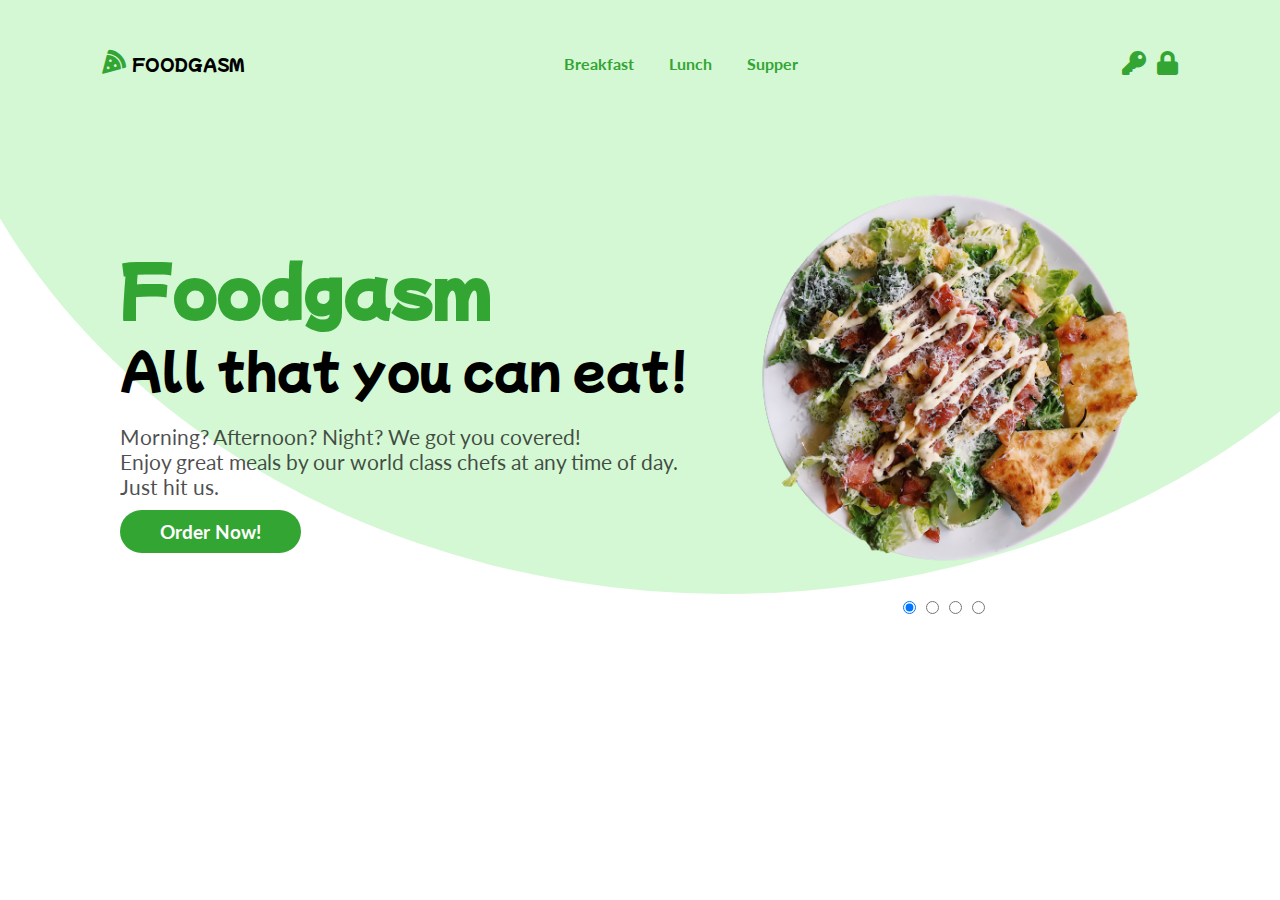
<file: index.html>
<!DOCTYPE html>
<html lang="en">

<head>
    <meta charset="UTF-8">
    <meta http-equiv="X-UA-Compatible" content="IE=edge">
    <meta name="viewport" content="width=device-width, initial-scale=1.0">
    <title>Foodgasm | All that you can eat!</title>
    <link rel="icon" href="images/pizza-logo.png" type="image/x-icon">
    <link rel="stylesheet" href="styles/all.css">
    <link rel="stylesheet" href="styles/index.css">
    <link rel="preconnect" href="https://fonts.googleapis.com">
    <link rel="preconnect" href="https://fonts.gstatic.com" crossorigin>
    <link
        href="https://fonts.googleapis.com/css2?family=Lato:ital,wght@0,100;0,400;1,700&family=Mochiy+Pop+P+One&display=swap"
        rel="stylesheet">

        <!-- <link rel="stylesheet" href="https://use.fontawesome.com/releases/v5.12.1/css/all.css" crossorigin="anonymous"> -->
</head>

<body>
    <div class="container">
        <nav class="navbar">
            <div class="brand">
                <a href="index.html">
                    <i class="fa fa-pizza-slice"></i>
                <span class="brand-name">Foodgasm</span>
                </a>
            </div>
            <div class="nav-items">
                <a href="foods.html" class="nav-item">Breakfast</a>
                <a href="foods.html" class="nav-item">Lunch</a>
                <a href="foods.html" class="nav-item">Supper</a>
            </div>
            <div class="login">
                <a href="login.html">
                    <i class="fa fa-key fa-fw" aria-hidden="true"></i>
                </a>
                <a href="signup.html">
                    <i class="fa fa-lock" aria-hidden="true"></i>
                </a>
            </div>
        </nav>

        <div class="main-area">
            <section class="left-side">
                <h1 class="title-text">Foodgasm</h1>
                <h2 class="title-text-2">All that you can eat!</h2>
                <p class="subtitle-text">Morning? Afternoon? Night? We got you covered! <br /> Enjoy great meals by our
                    world class chefs at any time of day. <br/> Just hit us.</p>
                <a href="foods.html" class="order-button">Order Now!</a>
            </section>
            <section class="right-side">
                <div class="food-img"></div>
                <div class="radio-buttons">
                    <input type="radio" checked>
                    <input type="radio" >
                    <input type="radio" >
                    <input type="radio" >
                </div>
            </section>
        </div>
    </div>
</body>

</html>
</file>
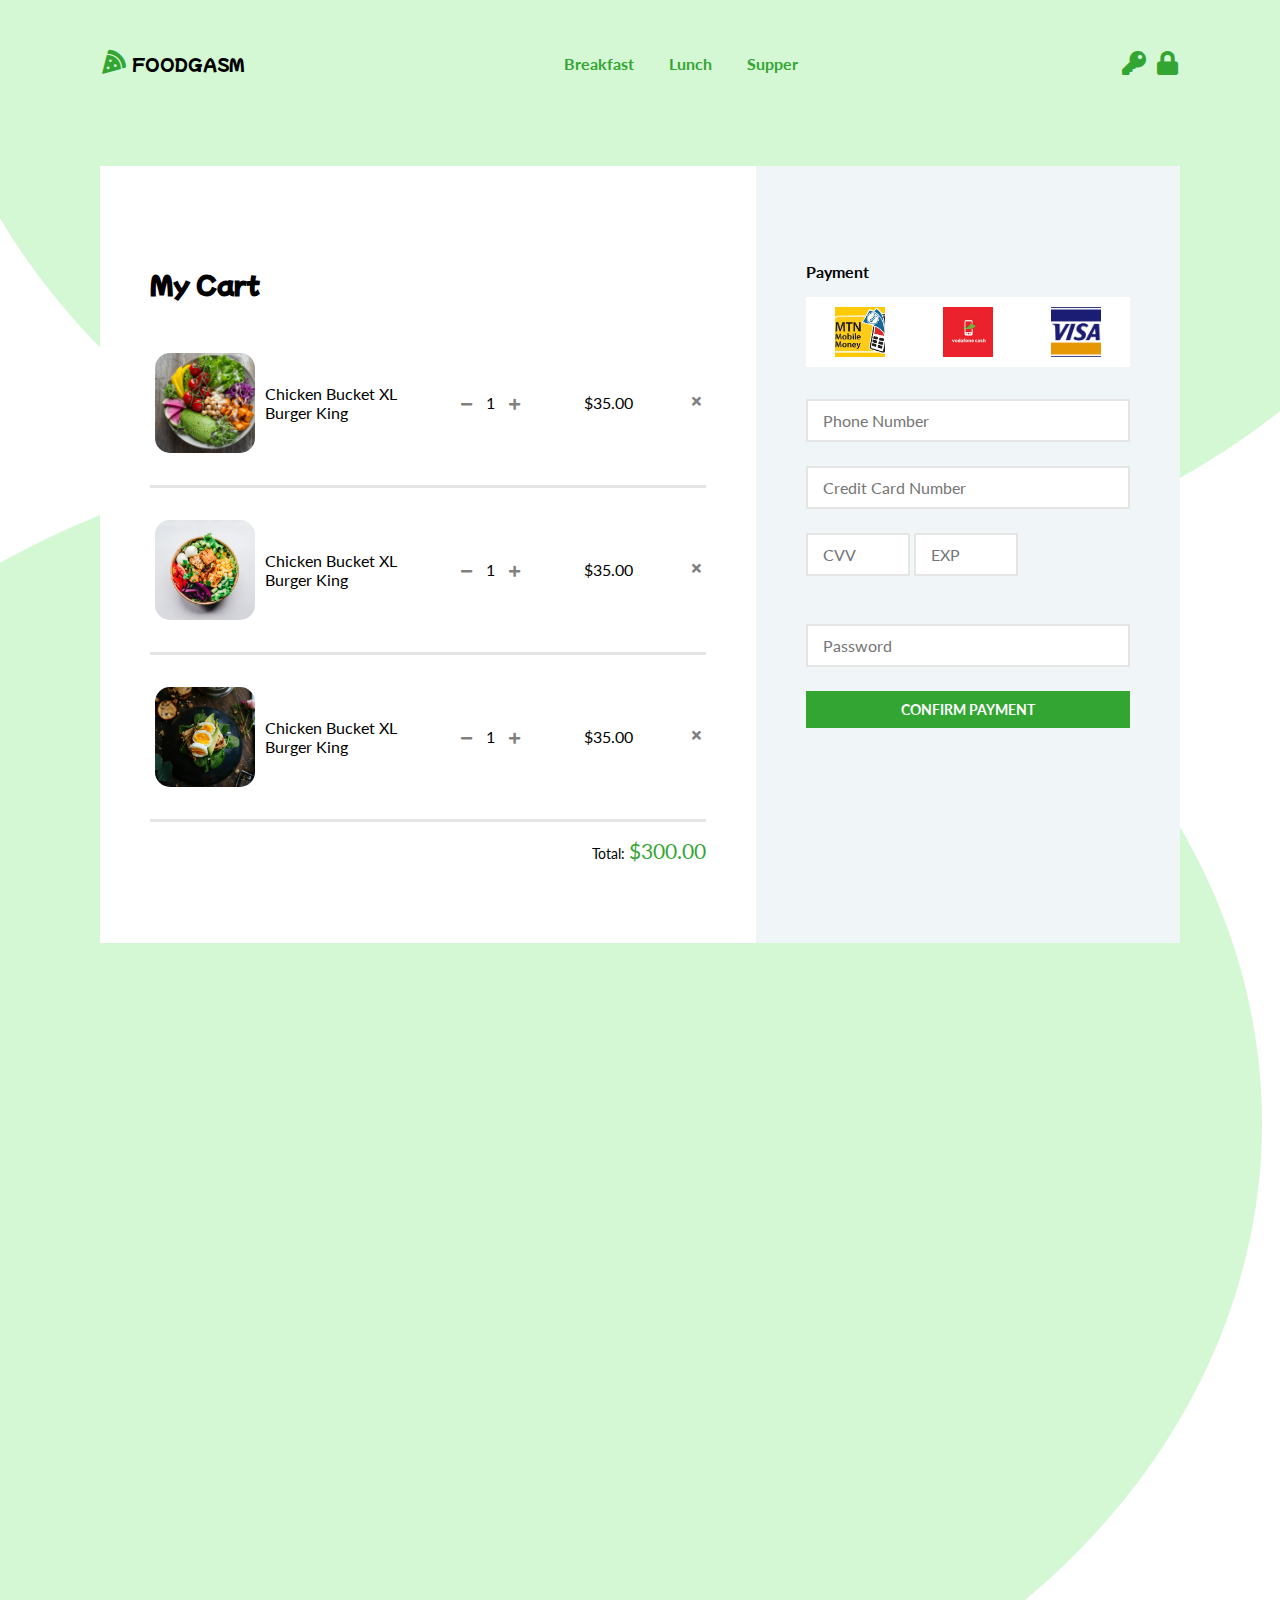
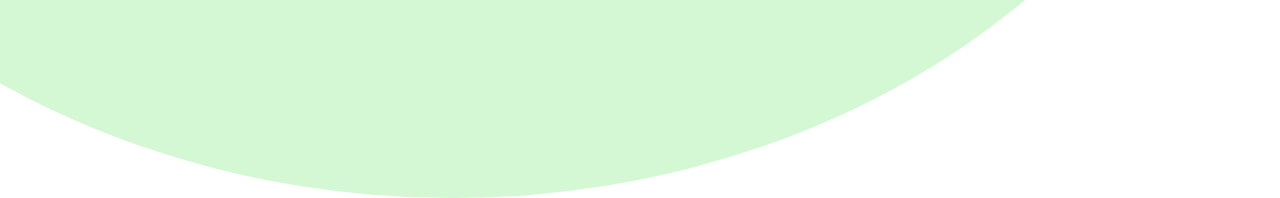
<file: checkout.html>
<!DOCTYPE html>
<html lang="en">

<head>
    <meta charset="UTF-8">
    <meta http-equiv="X-UA-Compatible" content="IE=edge">
    <meta name="viewport" content="width=device-width, initial-scale=1.0">
    <title>Checkout | Foodgasm</title>
    <link rel="icon" href="images/pizza-logo.png">

    <link rel="stylesheet" href="styles/all.css">
    <link rel="stylesheet" href="styles/checkout.css">
</head>

<body>
    <div class="container">
        <nav class="navbar">
            <div class="brand">
                <a href="index.html">
                    <i class="fa fa-pizza-slice"></i>
                    <span class="brand-name">Foodgasm</span>
                </a>
            </div>
            <div class="nav-items">
                <a href="foods.html" class="nav-item">Breakfast</a>
                <a href="foods.html" class="nav-item">Lunch</a>
                <a href="foods.html" class="nav-item">Supper</a>
            </div>
            <div class="login">
                <a href="login.html">
                    <i class="fa fa-key fa-fw" aria-hidden="true"></i>
                </a>
                <a href="signup.html">
                    <i class="fa fa-lock" aria-hidden="true"></i>
                </a>
            </div>
        </nav>


        <div class="checkout-wrapper">
            <div class="cart">
                <h2>My Cart</h2>

                <div class="cart-items">
                    <div class="cart-item">
                        <div class="item-profile">
                            <figure class="cart-img cart-img1"></figure>
                            <div class="item-text">
                                <span class="">Chicken Bucket XL</span>
                                <span>Burger King</span>
                            </div>
                        </div>

                        <div class="plus-minus">
                            <i class="fa fa-minus"></i>
                            <span>1</span>
                            <i class="fa fa-plus"></i>
                        </div>

                        <span>$35.00</span>

                        <i class="fa fa-times"></i>

                    </div>
                    <div class="cart-item">
                        <div class="item-profile">
                            <figure class="cart-img cart-img2"></figure>
                            <div class="item-text">
                                <span class="">Chicken Bucket XL</span>
                                <span>Burger King</span>
                            </div>
                        </div>

                        <div class="plus-minus">
                            <i class="fa fa-minus"></i>
                            <span>1</span>
                            <i class="fa fa-plus"></i>
                        </div>

                        <span>$35.00</span>

                        <i class="fa fa-times"></i>

                    </div>
                    <div class="cart-item">
                        <div class="item-profile">
                            <figure class="cart-img cart-img3"></figure>
                            <div class="item-text">
                                <span class="">Chicken Bucket XL</span>
                                <span>Burger King</span>
                            </div>
                        </div>

                        <div class="plus-minus">
                            <i class="fa fa-minus"></i>
                            <span>1</span>
                            <i class="fa fa-plus"></i>
                        </div>
                        <span>$35.00</span>
                        <i class="fa fa-times"></i>
                    </div>
                </div>

                <div class="total">
                    <span class="total-text">Total: </span>
                    <span class="total-amount">$300.00</span>
                </div>
            </div>
            <div class="payment">
                <h3>Payment</h3>

                <div class="payment-methods">
                    <div class="payment-img payment-img1"></div>
                    <div class="payment-img payment-img2"></div>
                    <div class="payment-img payment-img3"></div>
                </div>


                <form action="">
                    <input type="number" name="" id="" placeholder="Phone Number">
                    <input type="text" name="" id="" placeholder="Credit Card Number">
                    <div>
                        <input type="number" name="" id="" placeholder="CVV" class="smaller">
                        <input type="number" name="" id="" placeholder="EXP" class="smaller">
                    </div>
                    <input type="password" name="" id="" placeholder="Password">

                    <a href="thankyou.html" class="confirm-payment">CONFIRM PAYMENT</a>
                </form>
            </div>
        </div>
    </div>
</body>

</html>
</file>
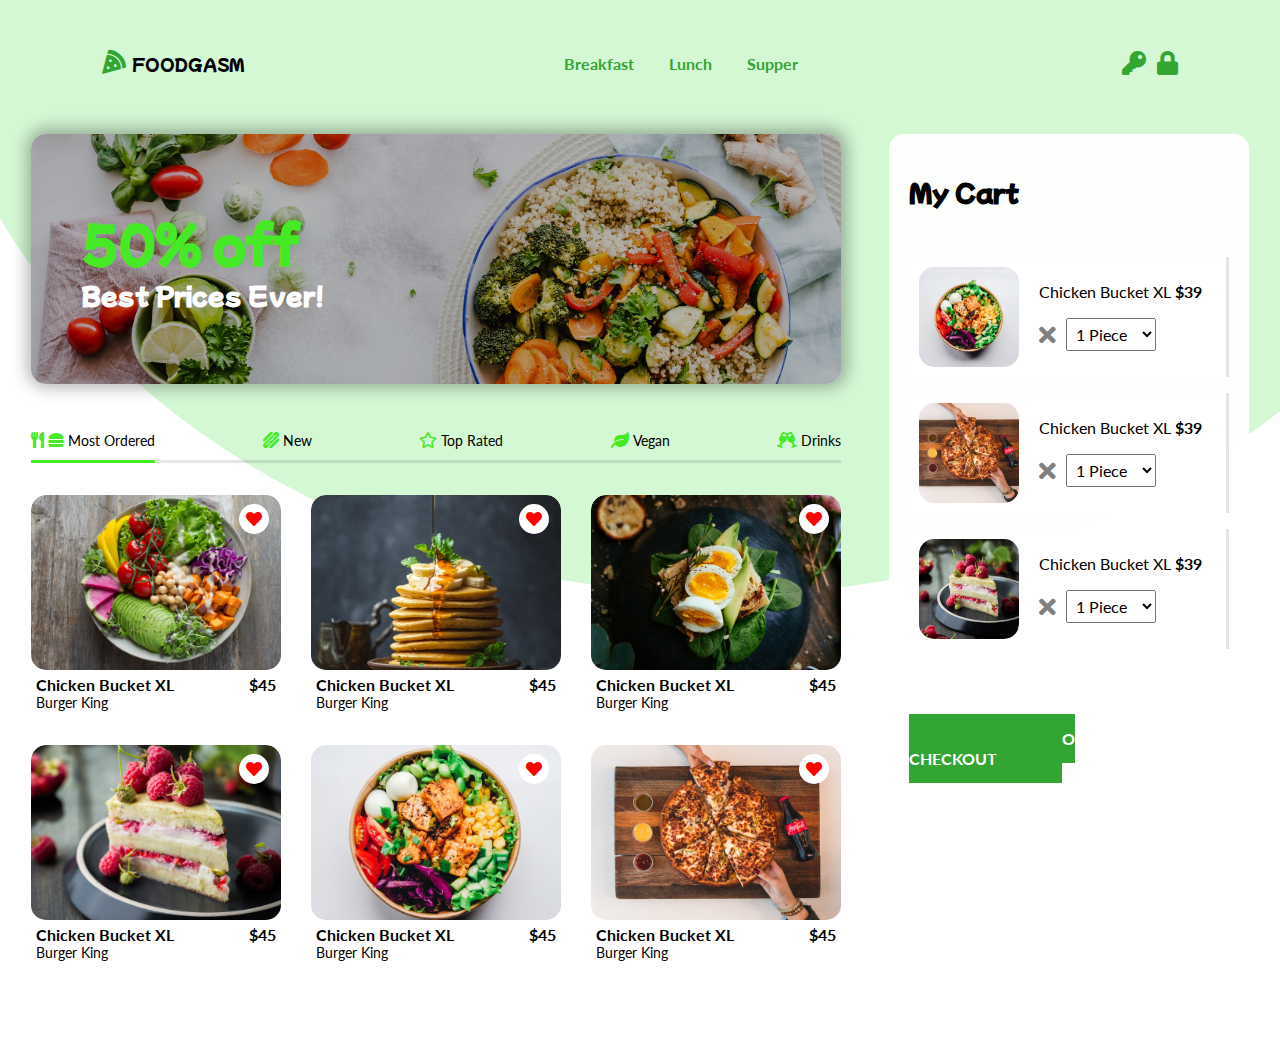
<file: foods.html>
<!DOCTYPE html>
<html lang="en">

<head>
    <meta charset="UTF-8">
    <meta http-equiv="X-UA-Compatible" content="IE=edge">
    <meta name="viewport" content="width=device-width, initial-scale=1.0">
    <title>Catalogue | Foodgasm</title>
    <link rel="icon" href="images/pizza-logo.png">

    <link rel="stylesheet" href="styles/all.css">
    <link rel="stylesheet" href="styles/foods.css">
</head>

<body>

    <div class="container">
        <nav class="navbar">
            <div class="brand">
                <a href="index.html">
                    <i class="fa fa-pizza-slice"></i>
                    <span class="brand-name">Foodgasm</span>
                </a>
            </div>
            <div class="nav-items">
                <a href="foods.html" class="nav-item">Breakfast</a>
                <a href="foods.html" class="nav-item">Lunch</a>
                <a href="foods.html" class="nav-item">Supper</a>
            </div>
            <div class="login">
                <a href="login.html">
                    <i class="fa fa-key fa-fw" aria-hidden="true"></i>
                </a>
                <a href="signup.html">
                    <i class="fa fa-lock" aria-hidden="true"></i>
                </a>
            </div>
        </nav>


        <div class="main-wrapper">
            <section class="catalogue-container">

                <div class="jumbotron">
                    <div class="jumbo-text">
                        <h1 class="promo-off">50% off</h1>
                        <h2>Best Prices Ever!</h2>
                    </div>
                </div>

                <nav class="foods-nav">
                    <div class="foods-nav-item">
                        <i class="fas fa-utensils"></i>
                        <i class="fas fa-hamburger"></i>
                        <span>Most Ordered</span>
                    </div>
                    <div class="foods-nav-item">
                        <i class="fas fa-hotdog"></i>
                        <span>New</span>
                    </div>
                    <div class="foods-nav-item">
                        <i class="far fa-star"></i>
                        <span>Top Rated</span>
                    </div>
                    <div class="foods-nav-item">
                        <i class="fa fa-leaf"></i>
                        <span>Vegan</span>
                    </div>
                    <div class="foods-nav-item">
                        <i class="fas fa-glass-cheers"></i>
                        <span>Drinks</span>
                    </div>
                </nav>

                <div class="catalogue">
                    <div class="food-card">
                        <div class="card-top">
                            <div class="card-img card-img1">
                            </div>
                            <div class="like-button">
                                <i class="fas fa-heart"></i>
                            </div>
                            <div class="image-overlay">
                                <button class="add-to-cart">Add to Cart</button>
                            </div>
                        </div>
                        <div class="text-content">
                            <div class="food-titles">
                                <span class="food-title">Chicken Bucket XL</span>
                                <span class="food-price">$45</span>
                            </div>
                            <span class="food-subtitle">Burger King</span>
                        </div>

                    </div>
                    <div class="food-card">
                        <div class="card-top">
                            <div class="card-img card-img2">
                            </div>
                            <div class="like-button">
                                <i class="fas fa-heart"></i>
                            </div>
                            <div class="image-overlay">
                                <button class="add-to-cart">Add to Cart</button>
                            </div>
                        </div>
                        <div class="text-content">
                            <div class="food-titles">
                                <span class="food-title">Chicken Bucket XL</span>
                                <span class="food-price">$45</span>
                            </div>
                            <span class="food-subtitle">Burger King</span>
                        </div>

                    </div>
                    <div class="food-card">
                        <div class="card-top">
                            <div class="card-img card-img3">
                            </div>
                            <div class="like-button">
                                <i class="fas fa-heart"></i>
                            </div>
                            <div class="image-overlay">
                                <button class="add-to-cart">Add to Cart</button>
                            </div>
                        </div>
                        <div class="text-content">
                            <div class="food-titles">
                                <span class="food-title">Chicken Bucket XL</span>
                                <span class="food-price">$45</span>
                            </div>
                            <span class="food-subtitle">Burger King</span>
                        </div>

                    </div>
                    <div class="food-card">
                        <div class="card-top">
                            <div class="card-img card-img4">
                            </div>
                            <div class="like-button">
                                <i class="fas fa-heart"></i>
                            </div>
                            <div class="image-overlay">
                                <button class="add-to-cart">Add to Cart</button>
                            </div>
                        </div>
                        <div class="text-content">
                            <div class="food-titles">
                                <span class="food-title">Chicken Bucket XL</span>
                                <span class="food-price">$45</span>
                            </div>
                            <span class="food-subtitle">Burger King</span>
                        </div>

                    </div>
                    <div class="food-card">
                        <div class="card-top">
                            <div class="card-img card-img5">
                            </div>
                            <div class="like-button">
                                <i class="fas fa-heart"></i>
                            </div>
                            <div class="image-overlay">
                                <button class="add-to-cart">Add to Cart</button>
                            </div>
                        </div>
                        <div class="text-content">
                            <div class="food-titles">
                                <span class="food-title">Chicken Bucket XL</span>
                                <span class="food-price">$45</span>
                            </div>
                            <span class="food-subtitle">Burger King</span>
                        </div>

                    </div>
                    <div class="food-card">
                        <div class="card-top">
                            <div class="card-img card-img6">
                            </div>
                            <div class="like-button">
                                <i class="fas fa-heart"></i>
                            </div>
                            <div class="image-overlay">
                                <button class="add-to-cart">Add to Cart</button>
                            </div>
                        </div>
                        <div class="text-content">
                            <div class="food-titles">
                                <span class="food-title">Chicken Bucket XL</span>
                                <span class="food-price">$45</span>
                            </div>
                            <span class="food-subtitle">Burger King</span>
                        </div>

                    </div>

                </div>
            </section>
            <aside class="cart">
                <h2>My Cart</h2>


                <div class="selected-dishes">
                    <div class="selected-dish">
                        <div class="dish-img dish-img1"></div>
                        <div class="dish-right-side">
                            <div class="dish-text">
                                <span class="">Chicken Bucket XL</span>
                                <span class="food-price">$39</span>
                            </div>
                            <div class="dish-bottom">
                                <i class="fas fa-times"></i>
                                <select name="cars" id="cars" class="dropdown">
                                    <option value="1">1 Piece</option>
                                    <option value="2">2 Pieces</option>
                                    <option value="3">3 Pieces</option>
                                    <option value="4">4 Pieces</option>
                                  </select>
                            </div>
                        </div>
                    </div>
                    <div class="selected-dish">
                        <div class="dish-img dish-img2"></div>
                        <div class="dish-right-side">
                            <div class="dish-text">
                                <span class="">Chicken Bucket XL</span>
                                <span class="food-price">$39</span>
                            </div>
                            <div class="dish-bottom">
                                <i class="fas fa-times"></i>
                                <select name="cars" id="cars" class="dropdown">
                                    <option value="1">1 Piece</option>
                                    <option value="2">2 Pieces</option>
                                    <option value="3">3 Pieces</option>
                                    <option value="4">4 Pieces</option>
                                  </select>
                            </div>
                        </div>
                    </div>
                    <div class="selected-dish">
                        <div class="dish-img dish-img3"></div>
                        <div class="dish-right-side">
                            <div class="dish-text">
                                <span class="">Chicken Bucket XL</span>
                                <span class="food-price">$39</span>
                            </div>
                            <div class="dish-bottom">
                                <i class="fas fa-times"></i>
                                <select name="cars" id="cars" class="dropdown">
                                    <option value="1">1 Piece</option>
                                    <option value="2">2 Pieces</option>
                                    <option value="3">3 Pieces</option>
                                    <option value="4">4 Pieces</option>
                                  </select>
                            </div>
                        </div>
                    </div>
                </div>

                <a href="checkout.html" class="proceed-to-checkout">Proceed to Checkout</a>
            </aside>
        </div>

    </div>

</body>

</html>
</file>
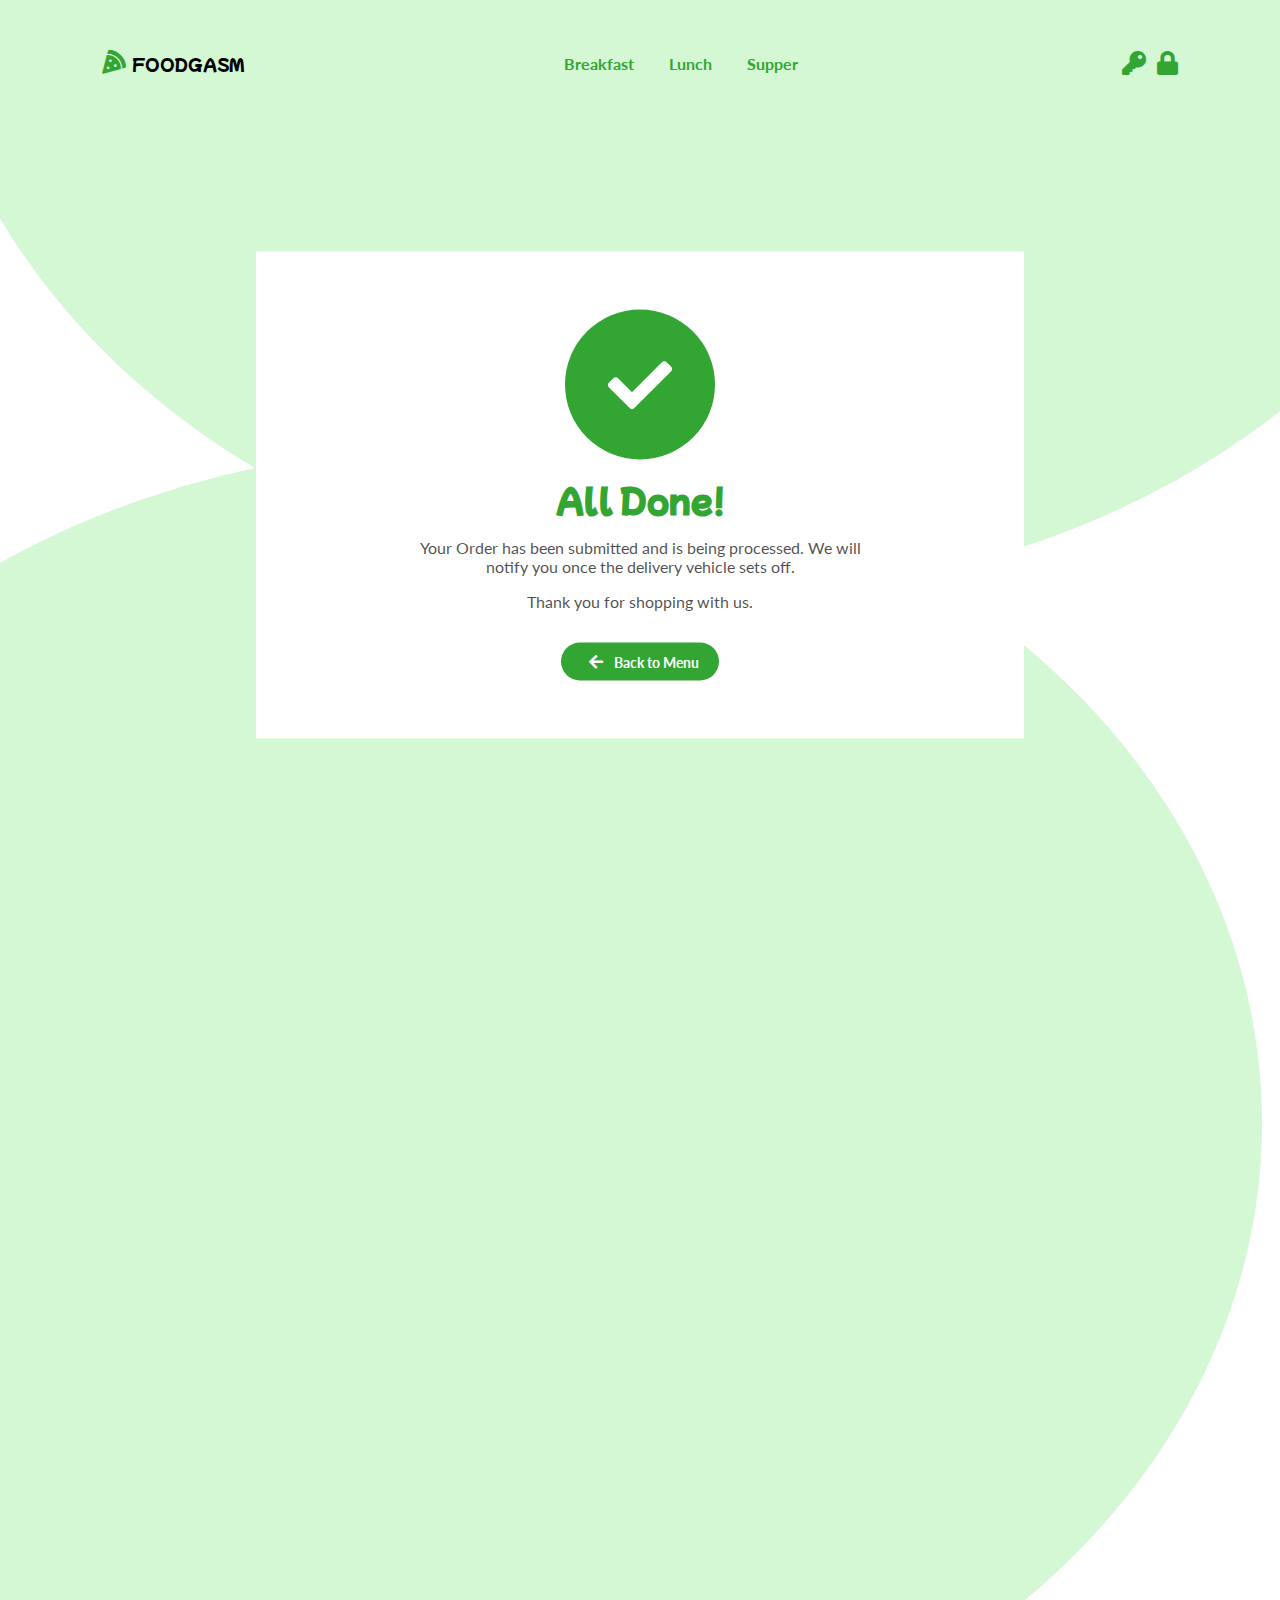
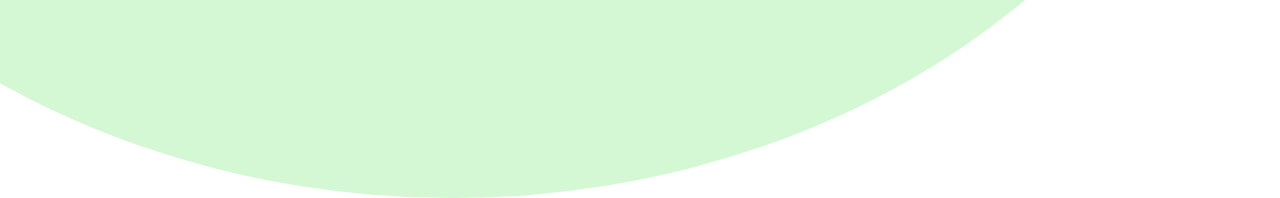
<file: thankyou.html>
<!DOCTYPE html>
<html lang="en">
<head>
    <meta charset="UTF-8">
    <meta http-equiv="X-UA-Compatible" content="IE=edge">
    <meta name="viewport" content="width=device-width, initial-scale=1.0">
    <title>Thank you | Foodgasm</title>

    <link rel="stylesheet" href="styles/all.css">
    <link rel="stylesheet" href="styles/login.css">
    <link rel="stylesheet" href="styles/thankyou.css">

</head>
<body>
    <div class="container">
        <nav class="navbar">
            <div class="brand">
                <a href="index.html">
                    <i class="fa fa-pizza-slice"></i>
                <span class="brand-name">Foodgasm</span>
                </a>
            </div>
            <div class="nav-items">
                <a href="foods.html" class="nav-item">Breakfast</a>
                <a href="foods.html" class="nav-item">Lunch</a>
                <a href="foods.html" class="nav-item">Supper</a>
            </div>
            <div class="login">
                <a href="login.html">
                    <i class="fa fa-key fa-fw" aria-hidden="true"></i>
                </a>
                <a href="signup.html">
                    <i class="fa fa-lock" aria-hidden="true"></i>
                </a>
            </div>
        </nav>

        <div class="center">
            <div class="circle">
                <i class="fa fa-check"></i>
            </div>

            <h1>All Done!</h1>
            <p>Your Order has been submitted and is being processed. We will notify you once the delivery vehicle sets off.</p>
            <p class="thanks">Thank you for shopping with us.</p>

            <a href="foods.html" class="pill-button">
                <i class="fa fa-arrow-left"></i>
                Back to Menu
            </a>
        </div>
    </div>
</body>
</html>
</file>
<file: styles/index.css>
body {
    height: 100vh;
    width: 100%;
    position: relative;
    margin: 0;
    overflow: hidden;
}

.main-area {
    margin-top: 5rem;
    display: flex;
    justify-content: space-around;
    align-items: center;
}

.left-side .title-text {
    font-size: 4rem;
    color: rgb(51, 165, 51);
    margin: 0;
}

.left-side .title-text-2 {
    font-size: 3rem;
    color: black;
    font-weight: normal;
    margin: 0;

}

.left-side .subtitle-text {
    font-size: 1.3rem;
    color: rgba(0, 0, 0, 0.7);
}
.left-side .order-button {
    margin-top: 2rem;
    padding: 10px 40px;
    outline: none;
    border: none;
    border-radius: 25px;
    background-color: rgb(51, 165, 51);
    color: white;
    font-weight: bold;
    font-size: 1.2rem;

}


.right-side {
    display: flex;
    flex-direction: column;
    align-items: center;
    justify-content: center;
}

.right-side * {
    margin-left: 1rem;
    margin-right: 1rem;
}

.food-img {
    background-image: url("../images/food1.png");
    background-size: cover;
    background-position: center;
    border-radius: 50%;
    width: 400px;
    height: 400px;
}

.radio-buttons {
    margin-top: 2rem;
}

.radio-buttons * {
    margin-left: 3px;
    margin-right: 3px;

    background-color: rgb(51, 165, 51);
}
</file>
<file: styles/checkout.css>
body {
    height: 100vh;
    overflow-x: hidden;
}

body::after {
    content: "";
    width: 180vh;
    height: 150vh;
    border-radius: 50%;

    position: absolute;
    bottom: -99.8%;
    left: -28%;


    background-color: rgba(111, 228, 111, 0.3);
    z-index: -2;

    
}


.input {
    padding: 7px 50px;
    text-align: center;
    border-radius: 25px;

    font-size: 1rem;
    border: 2px solid rgb(26, 156, 26);

    color: rgb(6, 99, 52);

}


/* Upper Side from Login */


.checkout-wrapper {
    display: flex;
    background-color: white;

    margin-top: 5rem;
}

.cart {
    flex-grow: 2;
    padding: 80px 50px;
}

.cart-items {
    display: flex;
    flex-direction: column;
}

.cart-item {
    height: 100px;
    padding: 2rem 5px;
    border-bottom: 3px solid rgba(0, 0, 0, 0.1);


    display: flex;
    align-items: center;
    justify-content: space-between;
}

.cart-img {
    height: 100px;
    width: 100px;
    margin: 0;

    border-radius: 15px;

    background-size: cover;
    background-position: center;
}

.cart-img1 {
    background-image: url("../images/food2.jpg");
}
.cart-img2 {
    background-image: url("../images/vegetable-salad.jpg");
}
.cart-img3 {
    background-image: url("../images/eggs.jpg");
}

.item-profile {
    display: flex;
    align-items: center;
}

.item-text * {
    display: block;
    margin: 0;
    margin-left: 10px;
}

.plus-minus * {
    margin-left: 5px;
    margin-right: 5px;
}

.fa {
    color: grey;
    font-size: 0.8rem;
}

.total {
    text-align: right;
    margin-top: 1rem;
}

.total-text {
    font-size: 0.9rem;
}

.total-amount {
    font-size: 1.3rem;
    color: rgb(51, 165, 51);
}

.payment {
    flex-grow: 1;
    background-color: rgb(240, 245, 247);
    padding: 80px 50px;
}

.payment-methods {
    padding: 10px 0;
    background-color: white;

    display: flex;
    justify-content: space-around;
}

.payment-img {
    width: 50px;
    height: 50px;

    background-size: cover;
    background-position: center;
    background-repeat: no-repeat;
    z-index: 10;
}

.payment-img1 {
    background-image: url("../images/mtn.png");
}
.payment-img2 {
    background-image: url("../images/vodafonecash.png");
}
.payment-img3 {
    background-image: url("../images/visa.jpg");
}

form {
    margin-top: 2rem;
    display: flex;
    flex-direction: column;
}

form * {
    margin-bottom: 1.5rem;
}

input {
    padding: 10px 15px;
    border:  2px solid rgba(0, 0, 0, 0.1);
}

.smaller {
    width: 70px;
}

.confirm-payment {
    background-color: rgb(51, 165, 51);
    padding: 10px;
    text-align: center;

    color: white;
    font-size: 0.9rem;
    font-weight: bold;
}
</file>
<file: styles/foods.css>
.main-wrapper {
    margin-top: 3rem;
    display: flex;
    justify-content: center;
}
.catalogue-container {
    flex-grow: 3;
    margin-right: 3rem;
}
.jumbotron {
    height: 250px;
    background-image: url("../images/jumbo-food.jpg");
    background-size: cover;
    background-position: center;
    border-radius: 15px;

    position: relative;

    box-shadow: 1px -1px 16px 5px rgba(0,0,0,0.29);
    -webkit-box-shadow: 1px -1px 16px 5px rgba(0,0,0,0.29);
    -moz-box-shadow: 1px -1px 16px 5px rgba(0,0,0,0.29);
}

.jumbo-text {
    position: absolute;
    top: 0;
    right: 0;
    left: 0;
    bottom: 0;

    background-color: rgba(0,0,0,0.29);

    color: white;

    display: flex;
    flex-direction: column;
    justify-content: center;

    border-radius: 15px;
}

.jumbo-text * {
    margin: 0;
    margin-left: 50px;
}

.promo-off {
    font-size: 3rem;
    color: rgb(70, 233, 37);
}


.foods-nav {
    margin-top: 3rem;
    width: 100%;

    display: flex;
    justify-content: space-between;

    padding-bottom: 10px;
    border-bottom: 3px solid rgba(0,0,0,0.1);

}

.foods-nav i {
    color: rgb(70, 233, 37);
}

.foods-nav span {
    font-size: 0.9rem;
}

.foods-nav-item {
    cursor: pointer;
}

.foods-nav-item:nth-of-type(1) {
    position: relative;
}

.foods-nav-item:nth-of-type(1)::after {
    content: " ";
    position: absolute;

    bottom: -13px;
    left: 0;
    width: 100%;
    height: 3px;

    background-color: rgb(70, 233, 37);
    z-index: 3;
}

.catalogue {
    margin-top: 2rem;
    margin-bottom: 3rem;
    display: grid;
    grid-template-columns: auto auto auto;
    gap: 0 30px;
}

.food-card {
    border-radius: 15px;
    overflow:hidden;
    height: 250px;
    width: 250px;
}

.card-top {
    height: 70%;
    position: relative;
}

.card-img {
    border-radius: 15px;
    background-size: cover;
    background-position: center;
    height: 100%;
    width: 100%;
}

.card-img1 {
    background-image: url("../images/food2.jpg");
}
.card-img2 {
    background-image: url("../images/pancakes.jpg");
}
.card-img3 {
    background-image: url("../images/eggs.jpg");
}
.card-img4 {
    background-image: url("../images/strawberry.jpg");
}
.card-img5 {
    background-image: url("../images/vegetable-salad.jpg");
}
.card-img6 {
    background-image: url("../images/pizza.jpg");
}

.like-button {
    position: absolute;
    right: 5%;
    top: 5%;


    height: 30px;
    width: 30px;
    background-color: white;
    border-radius: 50%;


    z-index: 5;

    display: flex;
    align-items: center;
    justify-content: center;
}

.fa-heart {
    color: red;
}

.image-overlay {
    opacity: 0;

    position: absolute;
    top: 0;
    left: 0;
    right: 0;
    bottom: 0;

    display: flex;
    justify-content: center;
    align-items: center;

    background-color: rgba(0,0,0,0.5);
    border-radius: 15px;

    transition: all 0.1s ease-in;
}

.image-overlay:hover {
    opacity: 1;
}



.add-to-cart {
    background-color: rgb(51, 165, 51);
    color: white;
    font-size: 1rem;
    padding: 6px 18px;
    border-radius: 20px;
    font-weight: bold;
    border: none;

    cursor: pointer;
}


.text-content {
    padding: 5px;
    display: flex;
    flex-direction: column;
    justify-content: center;
}

.food-titles {
    display: flex;
    justify-content: space-between;
}

.food-title, .food-price {
    font-weight: bold;
}

.food-subtitle {
    font-weight: light;
    font-size: 0.9rem;
}




.cart {
    min-width: 320px;
    /* flex-grow: 2; */


    background-color: rgba(255, 255, 255, 0.918);
    border-radius: 15px;
    padding: 20px;

    z-index: 3;
}


.selected-dishes {
    margin-top: 3rem;
    margin-bottom: 5rem;
}

.selected-dish {
    padding: 10px;
    border-right: 3px solid rgba(0,0,0,0.1);
    height: 100px;

    display: flex;
    align-items: center;

    background-color: white;
    margin-bottom: 1rem;
}

.dish-text {
    margin-bottom: 1rem;
}

.dish-img {
    height: 100px;
    width: 100px;
    
    border-radius: 15px;
    background-size: cover;
    background-position: center;
    margin-right: 20px;
}

.dish-img1 {
    background-image: url("../images/vegetable-salad.jpg");
}
.dish-img2 {
    background-image: url("../images/pizza.jpg");
}
.dish-img3 {
    background-image: url("../images/strawberry.jpg");
}

.dish-bottom {
    display: flex;
    align-items: center;
}

.fa-times {
    color: grey;
    font-size: 1.5rem;
}


.dropdown {
    display: inline-block;
    margin-left: 10px;
    padding: 5px;
}


.proceed-to-checkout {
    padding: 15px 65px;
    background-color: rgb(51, 165, 51);
    text-transform: uppercase;


    text-decoration: none;
    color: white;
    font-weight: bold;
}
</file>
<file: styles/login.css>
body {
    height: 100vh;
    overflow: hidden;
}

body::after {
    content: "";
    width: 180vh;
    height: 150vh;
    border-radius: 50%;

    position: absolute;
    bottom: -99.8%;
    left: -28%;


    background-color: rgba(111, 228, 111, 0.3);
    z-index: -2;

    
}


.input {
    padding: 7px 50px;
    text-align: center;
    border-radius: 25px;

    font-size: 1rem;
    border: 2px solid rgb(26, 156, 26);

    color: rgb(6, 99, 52);

}
</file>
<file: styles/thankyou.css>
.center {
    position: absolute;
    left: 20%;
    right: 20%;
    top: 55%;

    margin-left: auto;
    margin-right: auto;

    transform: translateY(-50%);
    /* transform: translateX(-50%); */

    padding: 50px 150px;

    display: flex;
    flex-direction: column;
    align-items: center;

    background-color: white;

    text-align: center;
    /* border: 2px solid rgba(0, 0, 0, 0.1) */
}

.center * {
    margin: 0.5rem;
}


.circle {
    height: 150px;
    width: 150px;
    border-radius: 50%;

    display: flex;
    justify-content: center;
    align-items: center;

    background-color: rgb(51, 165, 51);
}

h1 {
    color: rgb(51, 165, 51);
}

.fa-check {
    font-size: 4rem;
    color: white;
}

.fa-arrow-left {
    color: white;
}


p {
    color: rgba(0, 0, 0, 0.7);
}

.thanks {
    margin-bottom: 1.5rem;
}

.pill-button {
    padding: 3px 20px;
    font-size: 0.9rem;

}
</file>
<file: styles/all.css>
@import url('https://fonts.googleapis.com/css2?family=Lato:ital,wght@0,100;0,400;1,700&family=Mochiy+Pop+P+One&display=swap');
@import url("https://use.fontawesome.com/releases/v5.12.1/css/all.css");

body {
    width: 100%;
    position: relative;
    margin: 0;
    height: 100vh;
    overflow-x: hidden;
}

h1, h2, .brand-name {
    font-family: 'Mochiy Pop P One', sans-serif;
}

h3, h4, h5, h6, p, a, i, span, button, label, select, input {
    font-family: 'Lato', sans-serif;
    font-size: 1rem;
}

a, button {
    text-decoration: none;
    color: black;
}

.container {
    margin-left: 100px;
    margin-right: 100px;
    z-index: 1;
}

body::before {
    content: "";
    width: 180vh;
    height: 150vh;
    border-radius: 50%;

    position: absolute;
    top: -84%;
    right: -20%;


    background-color: rgba(111, 228, 111, 0.3);
    z-index: -1;

    
}

.navbar {
    display: flex;
    justify-content: space-between;
    align-items: center;
    padding-top: 50px;
    padding-bottom: 10px;
}

.navbar a {
    text-decoration: none;
}

.navbar .brand .brand-name {
    font-size: 1rem;
    text-transform: uppercase;
}

.navbar i {
    color: rgb(51, 165, 51);
    font-size: 1.5rem;
    margin: 0 2px;
}

.navbar .nav-items {
    display: flex;
    justify-content: space-around;
    min-width: 25%;
}

.navbar .nav-items .nav-item {
    color: rgb(51, 165, 51);
    font-size: 1rem;
    font-weight: bold;
}


.centered-area {
    display: flex;
    flex-direction: column;
    align-items: center;
    justify-content: center;

    margin-top: 50vh;
    transform: translateY(-65%);
    width: 100%;
}


label {
    display: block;
    text-align: center;
    color: seagreen;
}

.pill-button {
    text-decoration: none;
    margin-top: 2rem;
    padding: 10px 100px;
    outline: none;
    border: none;
    border-radius: 25px;
    background-color: rgb(51, 165, 51);
    color: white;
    font-weight: bold;
    font-size: 1.2rem;
}
</file>
